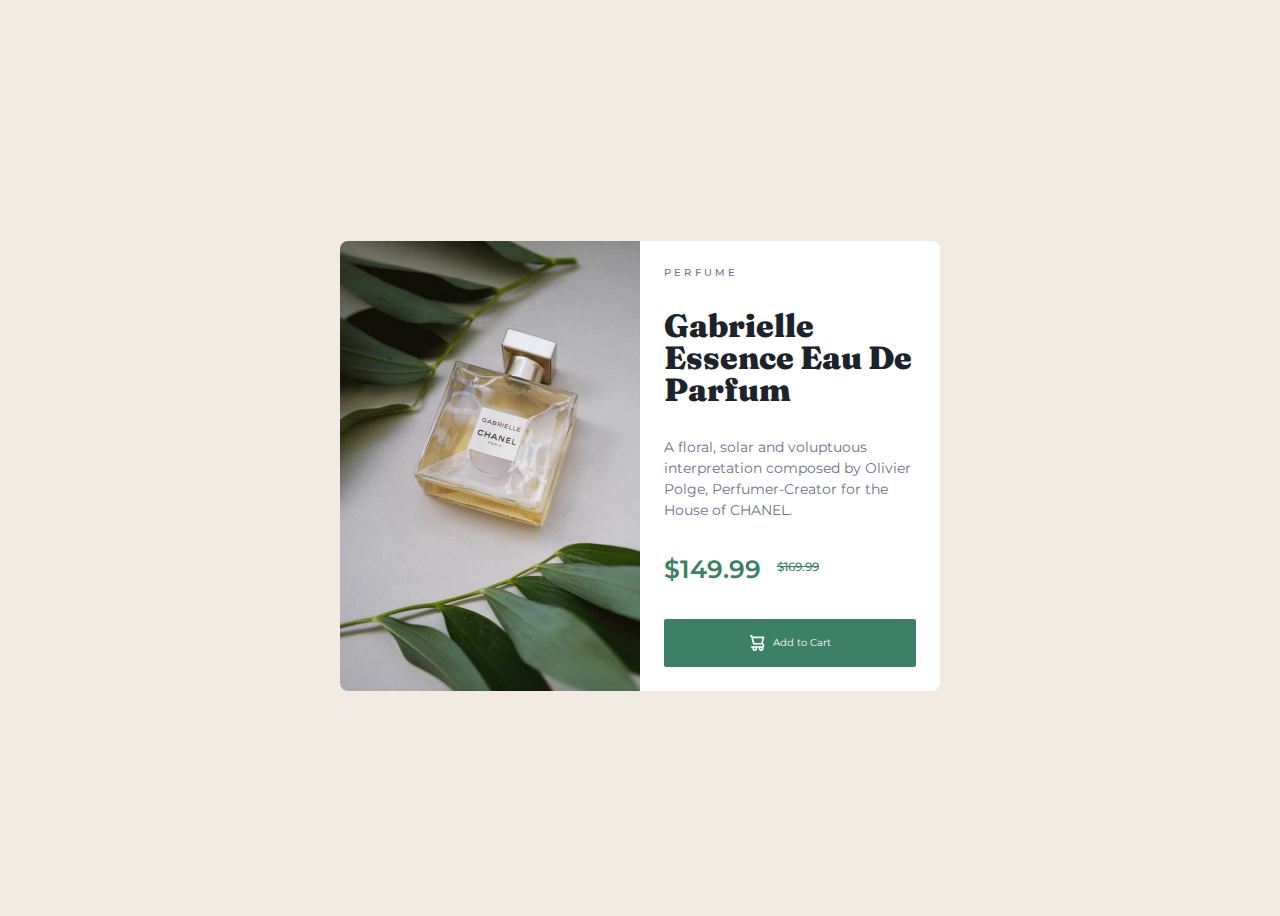
<file: index.html>
<!DOCTYPE html>
<html lang="en">

<head>
    <meta charset="UTF-8">
    <meta name="viewport" content="width=device-width, initial-scale=1.0">
    <!-- displays site properly based on user's device -->

    <link rel="icon" type="image/png" sizes="32x32" href="./images/favicon-32x32.png">
    <link rel="stylesheet" href="./style.css">

    <title>Frontend Mentor | Product preview card component</title>

</head>

<body>
    <article class="cardContainer">
        <picture class="productImg">
            <source srcset="./images/image-product-desktop.jpg" media="(min-width: 550px)">
            <img src="./images/image-product-mobile.jpg" alt="product image">
        </picture>


        <div class="productText">
            <div class="subheading">Perfume</div>
            <h1 class="heading">Gabrielle Essence Eau De Parfum</h1>
            <div class="productDescription">A floral, solar and voluptuous interpretation composed by Olivier Polge, Perfumer-Creator for the House of CHANEL.</div>

            <div class="price">
                <div class="discountPrice">$149.99</div>
                <div class="ogPrice">$169.99</div>
            </div>

            <button class="addTCText" data-icon="shoppingCart">Add to Cart</button>

        </div>
    </article>
</body>

</html>
</file>
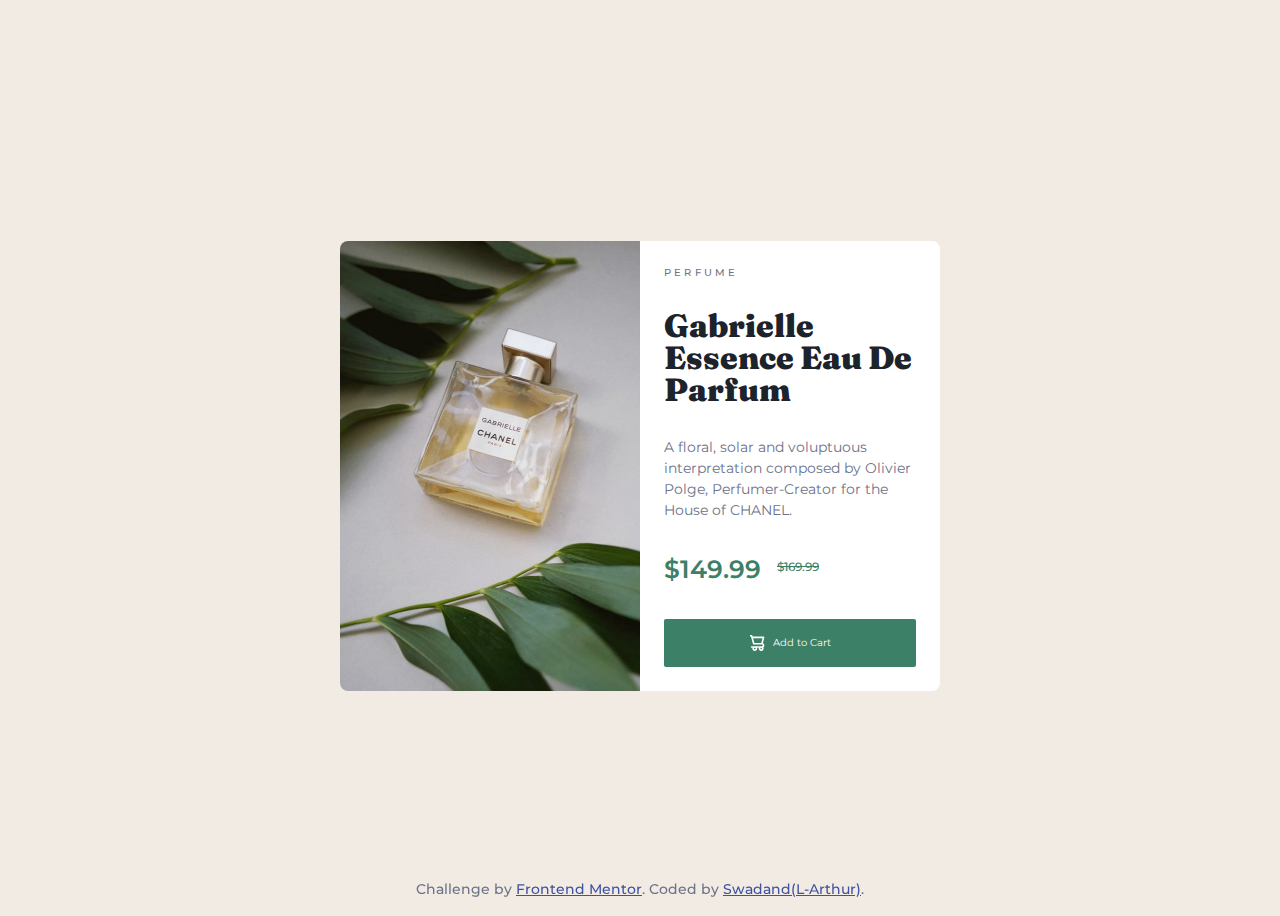
<file: froontend/index.html>
<!DOCTYPE html>
<html lang="en">

<head>
    <meta charset="UTF-8">
    <meta name="viewport" content="width=device-width, initial-scale=1.0">
    <!-- displays site properly based on user's device -->

    <link rel="icon" type="image/png" sizes="32x32" href="./images/favicon-32x32.png">
    <link rel="stylesheet" href="./style.css">

    <title>Frontend Mentor | Product preview card component</title>

</head>

<body>
    <article class="cardContainer">
        <picture class="productImg">
            <source srcset="./images/image-product-desktop.jpg" media="(min-width: 550px)">
            <img src="./images/image-product-mobile.jpg" alt="product image">
        </picture>


        <div class="productText">
            <div class="subheading">Perfume</div>
            <h1 class="heading">Gabrielle Essence Eau De Parfum</h1>
            <div class="productDescription">A floral, solar and voluptuous interpretation composed by Olivier Polge, Perfumer-Creator for the House of CHANEL.</div>

            <div class="price">
                <div class="discountPrice">$149.99</div>
                <div class="ogPrice">$169.99</div>
            </div>

            <button class="addTCText" data-icon="shoppingCart">Add to Cart</button>

        </div>
    </article>

    <div class="attribution">
        Challenge by <a href="https://www.frontendmentor.io?ref=challenge" target="_blank">Frontend Mentor</a>. Coded by <a href="#">Swadand(L-Arthur)</a>.
    </div>
</body>

</html>
</file>
<file: style.css>
@import url('https://fonts.googleapis.com/css2?family=Montserrat:wght@100;500&display=swap');
@import url('https://fonts.googleapis.com/css2?family=Fraunces:opsz,wght@9..144,500&display=swap');
*::before,
*::after {
    box-sizing: border-box;
}


/*
    2. Remove default margin
  */

* {
    margin: 0;
}


/*
    3. Allow percentage-based heights in the application
  */

html,
body {
    height: 100%;
}


/*
    Typographic tweaks!
    4. Add accessible line-height
    5. Improve text rendering
  */

body {
    line-height: 1.5;
    -webkit-font-smoothing: antialiased;
}


/*
    6. Improve media defaults
  */

img,
picture,
video,
canvas,
svg {
    display: block;
    max-width: 100%;
}


/*
    7. Remove built-in form typography styles
  */

input,
button,
textarea,
select {
    font: inherit;
}


/*
    8. Avoid text overflows
  */

p,
h1,
h2,
h3,
h4,
h5,
h6 {
    overflow-wrap: break-word;
}


/*
    9. Create a root stacking context
  */

#root,
#__next {
    isolation: isolate;
}

body {
    background-color: hsl(32, 37%, 92%);
    font-family: Montserrat;
    font-weight: 500;
    font-size: .875rem;
    color: hsl(228, 12%, 48%);
    display: grid;
    place-content: center;
    margin: 1rem;
}

.cardContainer {
    background-color: hsl(0, 0%, 100%);
    border-radius: .5rem;
    overflow: hidden;
    display: grid;
    max-width: 600px;
}

@media (min-width:550px) {
    .cardContainer {
        grid-template-columns: 1fr 1fr;
    }
}

h1 {
    font-family: Fraunces !important;
    font-weight: 900;
    font-size: 2rem;
    line-height: 2rem;
    color: hsl(212, 21%, 14%);
}

.productText {
    padding: 1.5rem;
    display: grid;
    gap: .8rem;
}

.subheading {
    font-size: .825rem;
    letter-spacing: .2rem;
    text-transform: uppercase;
    font-size: 10px;
}

.productDescription {
    font-weight: 400;
    font-size: 14px;
}

.price {
    display: flex;
    flex-direction: row;
    flex-wrap: wrap;
    gap: 1rem;
}

.discountPrice {
    color: hsl(158, 36%, 37%);
    font-size: 25px;
    font-weight: 600;
}

.ogPrice {
    color: hsl(158, 36%, 37%);
    font-size: 12px;
    text-decoration: line-through;
    padding-top: 7px;
}

.addTCText {
    font-weight: 400;
    font-size: 10px;
    display: inline-flex;
}

button {
    color: hsl(0, 0%, 100%);
    background-color: hsl(158, 36%, 37%);
    border: 0ch;
    border-radius: .2em;
    text-decoration: none;
    justify-content: center;
    display: inline-flex;
    align-items: center;
    gap: .5rem;
    padding: .75em 2em;
}

button:hover {
    background-color: hsl(157, 38%, 15%);
}

button[data-icon="shoppingCart"]::before {
    content: "";
    background-image: url("./images/icon-cart.svg");
    width: 15px;
    height: 16px;
}

.attribution {
    position: fixed;
    bottom: 0%;
    left: 0%;
    right: 0%;
    font-size: 14px;
    text-align: center;
}

.attribution a {
    color: hsl(228, 45%, 44%);
}
</file>
<file: froontend/style.css>
@import url('https://fonts.googleapis.com/css2?family=Montserrat:wght@100;500&display=swap');
@import url('https://fonts.googleapis.com/css2?family=Fraunces:opsz,wght@9..144,500&display=swap');
*::before,
*::after {
    box-sizing: border-box;
}


/*
    2. Remove default margin
  */

* {
    margin: 0;
}


/*
    3. Allow percentage-based heights in the application
  */

html,
body {
    height: 100%;
}


/*
    Typographic tweaks!
    4. Add accessible line-height
    5. Improve text rendering
  */

body {
    line-height: 1.5;
    -webkit-font-smoothing: antialiased;
}


/*
    6. Improve media defaults
  */

img,
picture,
video,
canvas,
svg {
    display: block;
    max-width: 100%;
}


/*
    7. Remove built-in form typography styles
  */

input,
button,
textarea,
select {
    font: inherit;
}


/*
    8. Avoid text overflows
  */

p,
h1,
h2,
h3,
h4,
h5,
h6 {
    overflow-wrap: break-word;
}


/*
    9. Create a root stacking context
  */

#root,
#__next {
    isolation: isolate;
}

body {
    background-color: hsl(32, 37%, 92%);
    font-family: Montserrat;
    font-weight: 500;
    font-size: .875rem;
    color: hsl(228, 12%, 48%);
    display: grid;
    place-content: center;
    margin: 1rem;
}

.cardContainer {
    background-color: hsl(0, 0%, 100%);
    border-radius: .5rem;
    overflow: hidden;
    display: grid;
    max-width: 600px;
}

@media (min-width:550px) {
    .cardContainer {
        grid-template-columns: 1fr 1fr;
    }
}

h1 {
    font-family: Fraunces !important;
    font-weight: 900;
    font-size: 2rem;
    line-height: 2rem;
    color: hsl(212, 21%, 14%);
}

.productText {
    padding: 1.5rem;
    display: grid;
    gap: .8rem;
}

.subheading {
    font-size: .825rem;
    letter-spacing: .2rem;
    text-transform: uppercase;
    font-size: 10px;
}

.productDescription {
    font-weight: 400;
    font-size: 14px;
}

.price {
    display: flex;
    flex-direction: row;
    flex-wrap: wrap;
    gap: 1rem;
}

.discountPrice {
    color: hsl(158, 36%, 37%);
    font-size: 25px;
    font-weight: 600;
}

.ogPrice {
    color: hsl(158, 36%, 37%);
    font-size: 12px;
    text-decoration: line-through;
    padding-top: 7px;
}

.addTCText {
    font-weight: 400;
    font-size: 10px;
    display: inline-flex;
}

button {
    color: hsl(0, 0%, 100%);
    background-color: hsl(158, 36%, 37%);
    border: 0ch;
    border-radius: .2em;
    text-decoration: none;
    justify-content: center;
    display: inline-flex;
    align-items: center;
    gap: .5rem;
    padding: .75em 2em;
}

button:hover {
    background-color: hsl(157, 38%, 15%);
}

button[data-icon="shoppingCart"]::before {
    content: "";
    background-image: url("./images/icon-cart.svg");
    width: 15px;
    height: 16px;
}

.attribution {
    position: fixed;
    bottom: 0%;
    left: 0%;
    right: 0%;
    font-size: 14px;
    text-align: center;
}

.attribution a {
    color: hsl(228, 45%, 44%);
}
</file>
